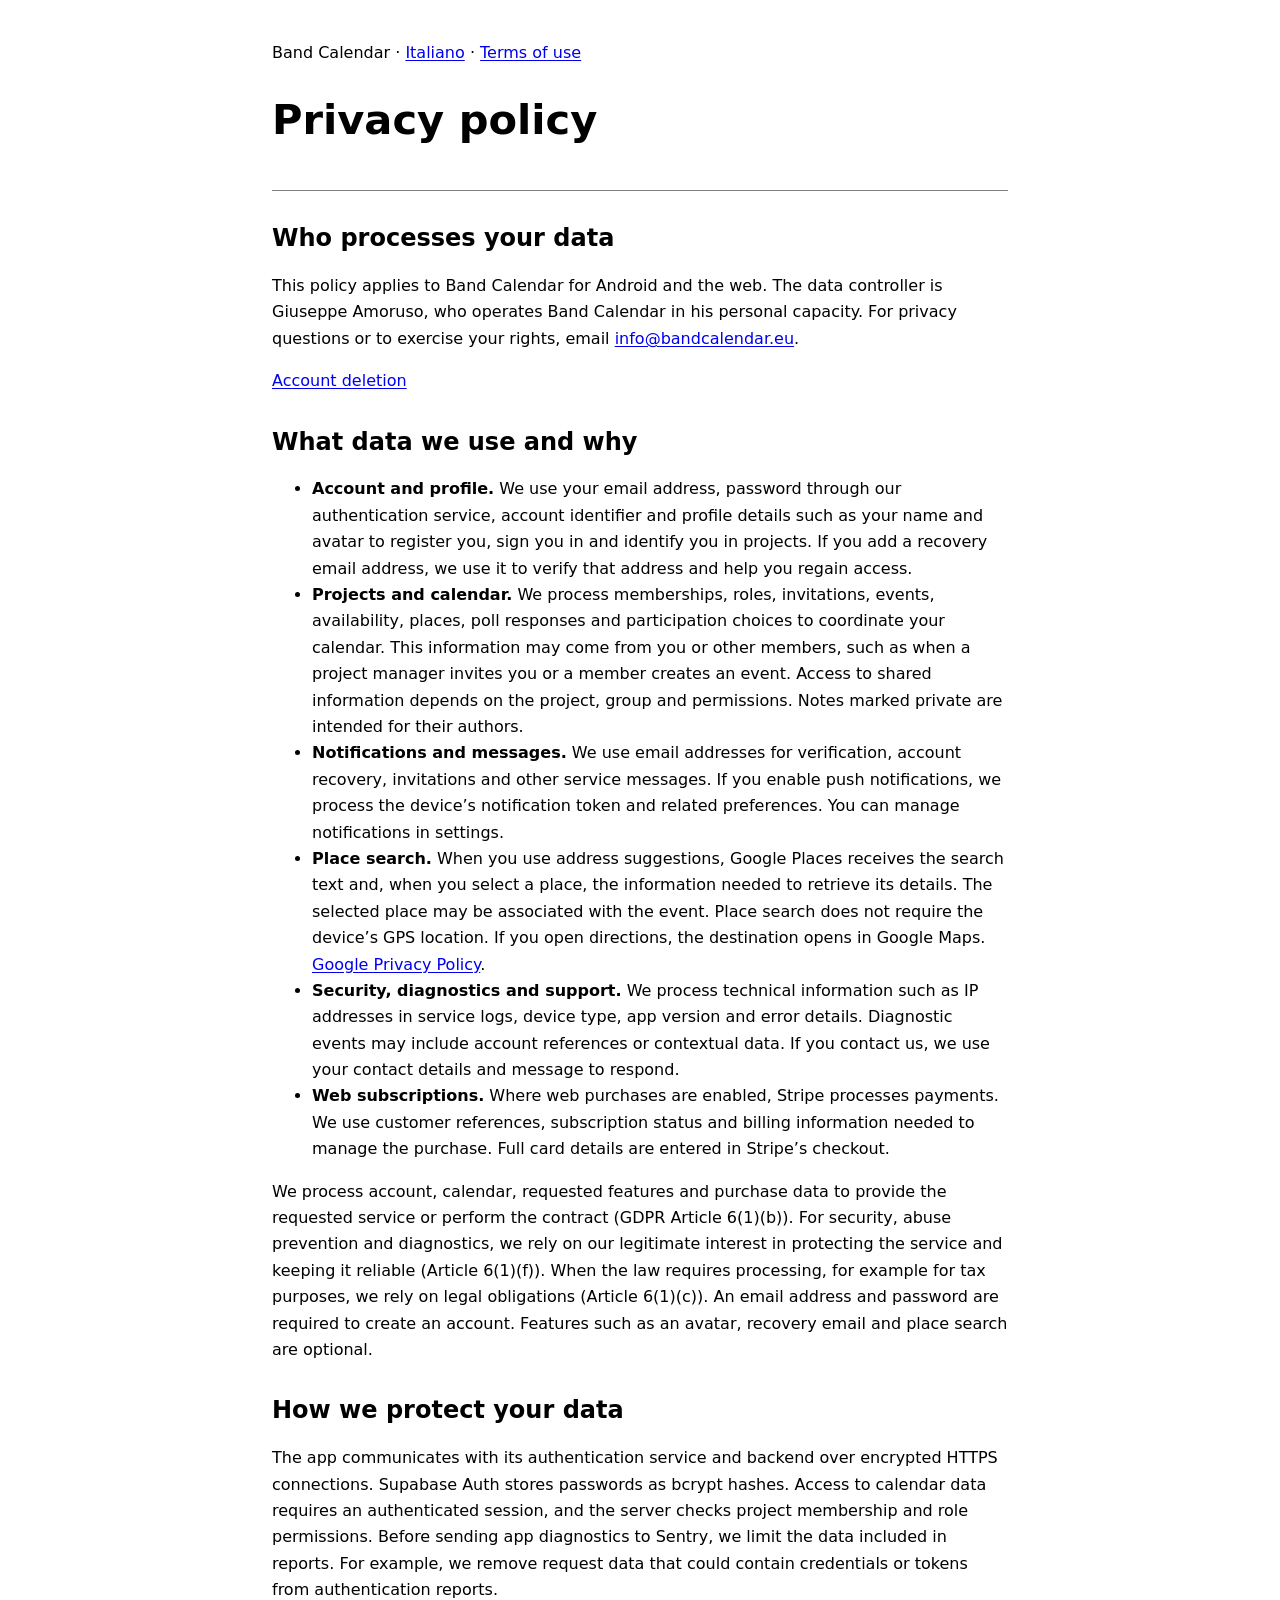
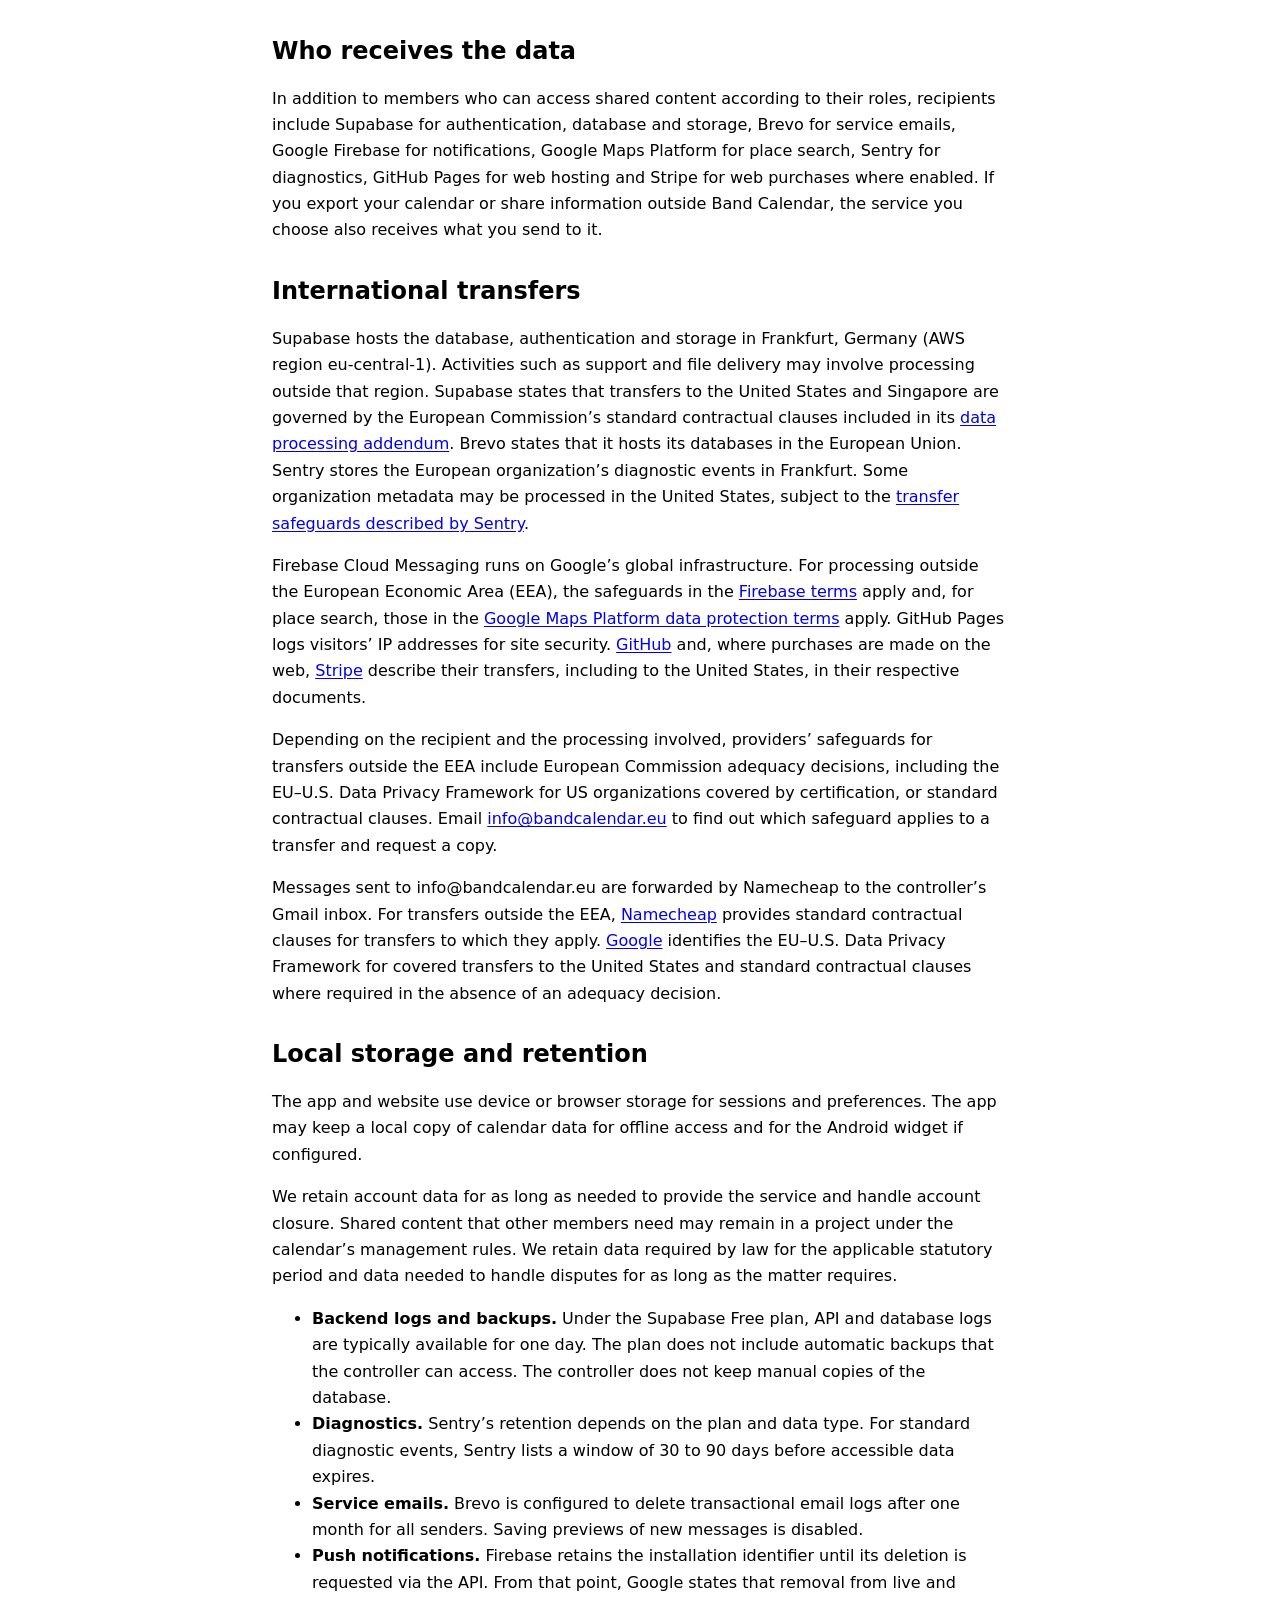
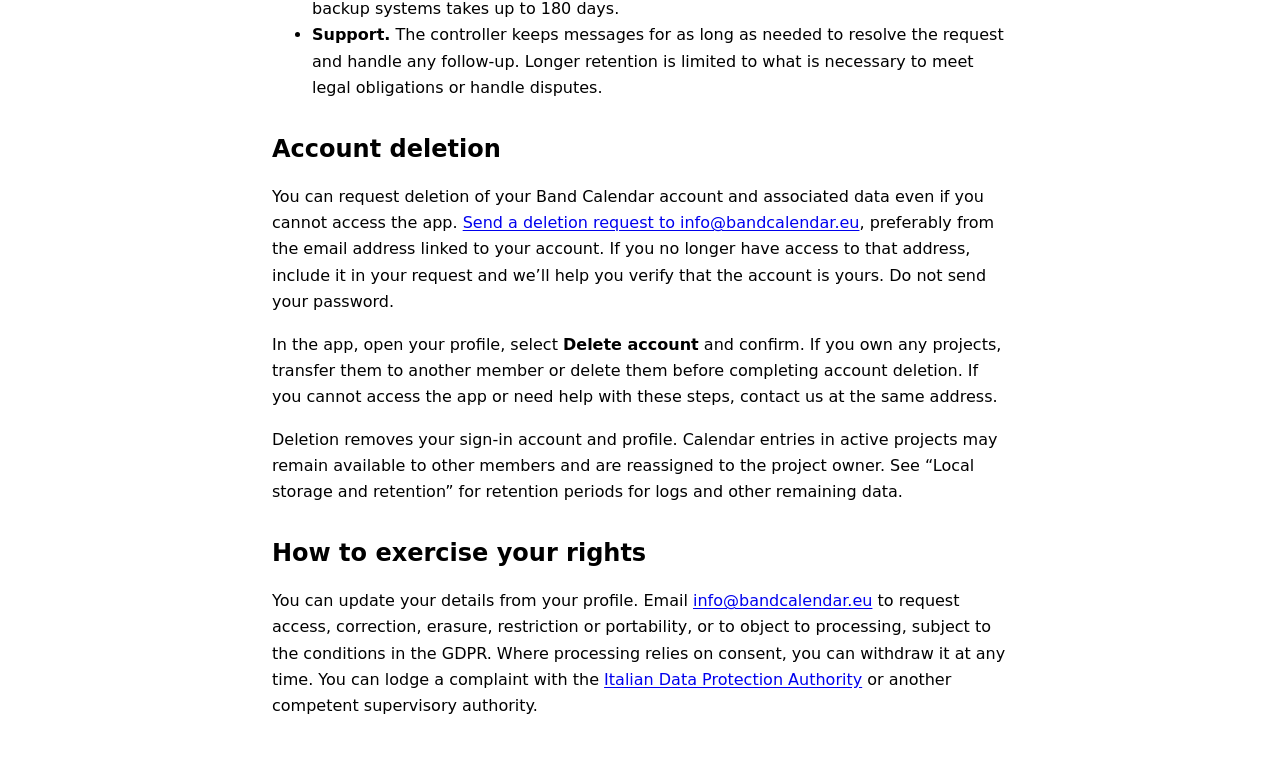
<file: legal/en/privacy.html>
<!doctype html>
<html lang="en">
<head>
  <meta charset="utf-8">
  <meta name="viewport" content="width=device-width, initial-scale=1">
  <meta name="referrer" content="no-referrer">
  <title>Privacy policy | Band Calendar</title>
  <link rel="stylesheet" href="../legal.css">
</head>
<body>
  <header>
    <p>Band Calendar · <a href="../it/privacy.html" lang="it" hreflang="it">Italiano</a> · <a href="terms.html">Terms of use</a></p>
    <h1>Privacy policy</h1>
  </header>
  <main>
    <h2>Who processes your data</h2>
    <p>This policy applies to Band Calendar for Android and the web. The data controller is Giuseppe Amoruso, who operates Band Calendar in his personal capacity. For privacy questions or to exercise your rights, email <a href="mailto:info@bandcalendar.eu">info@bandcalendar.eu</a>.</p>
    <p><a href="#account-deletion">Account deletion</a></p>

    <h2>What data we use and why</h2>
    <ul>
      <li><strong>Account and profile.</strong> We use your email address, password through our authentication service, account identifier and profile details such as your name and avatar to register you, sign you in and identify you in projects. If you add a recovery email address, we use it to verify that address and help you regain access.</li>
      <li><strong>Projects and calendar.</strong> We process memberships, roles, invitations, events, availability, places, poll responses and participation choices to coordinate your calendar. This information may come from you or other members, such as when a project manager invites you or a member creates an event. Access to shared information depends on the project, group and permissions. Notes marked private are intended for their authors.</li>
      <li><strong>Notifications and messages.</strong> We use email addresses for verification, account recovery, invitations and other service messages. If you enable push notifications, we process the device’s notification token and related preferences. You can manage notifications in settings.</li>
      <li><strong>Place search.</strong> When you use address suggestions, Google Places receives the search text and, when you select a place, the information needed to retrieve its details. The selected place may be associated with the event. Place search does not require the device’s GPS location. If you open directions, the destination opens in Google Maps. <a href="https://policies.google.com/privacy?hl=en">Google Privacy Policy</a>.</li>
      <li><strong>Security, diagnostics and support.</strong> We process technical information such as IP addresses in service logs, device type, app version and error details. Diagnostic events may include account references or contextual data. If you contact us, we use your contact details and message to respond.</li>
      <li><strong>Web subscriptions.</strong> Where web purchases are enabled, Stripe processes payments. We use customer references, subscription status and billing information needed to manage the purchase. Full card details are entered in Stripe’s checkout.</li>
    </ul>
    <p>We process account, calendar, requested features and purchase data to provide the requested service or perform the contract (GDPR Article 6(1)(b)). For security, abuse prevention and diagnostics, we rely on our legitimate interest in protecting the service and keeping it reliable (Article 6(1)(f)). When the law requires processing, for example for tax purposes, we rely on legal obligations (Article 6(1)(c)). An email address and password are required to create an account. Features such as an avatar, recovery email and place search are optional.</p>

    <h2>How we protect your data</h2>
    <p>The app communicates with its authentication service and backend over encrypted HTTPS connections. Supabase Auth stores passwords as bcrypt hashes. Access to calendar data requires an authenticated session, and the server checks project membership and role permissions. Before sending app diagnostics to Sentry, we limit the data included in reports. For example, we remove request data that could contain credentials or tokens from authentication reports.</p>

    <h2>Who receives the data</h2>
    <p>In addition to members who can access shared content according to their roles, recipients include Supabase for authentication, database and storage, Brevo for service emails, Google Firebase for notifications, Google Maps Platform for place search, Sentry for diagnostics, GitHub Pages for web hosting and Stripe for web purchases where enabled. If you export your calendar or share information outside Band Calendar, the service you choose also receives what you send to it.</p>
    <h2>International transfers</h2>
    <p>Supabase hosts the database, authentication and storage in Frankfurt, Germany (AWS region eu-central-1). Activities such as support and file delivery may involve processing outside that region. Supabase states that transfers to the United States and Singapore are governed by the European Commission’s standard contractual clauses included in its <a href="https://supabase.com/legal/customer-resources/data-processing-addendum">data processing addendum</a>. Brevo states that it hosts its databases in the European Union. Sentry stores the European organization’s diagnostic events in Frankfurt. Some organization metadata may be processed in the United States, subject to the <a href="https://sentry.io/trust/">transfer safeguards described by Sentry</a>.</p>
    <p>Firebase Cloud Messaging runs on Google’s global infrastructure. For processing outside the European Economic Area (EEA), the safeguards in the <a href="https://firebase.google.com/terms/data-processing-terms">Firebase terms</a> apply and, for place search, those in the <a href="https://cloud.google.com/maps-platform/terms/maps-controller-terms">Google Maps Platform data protection terms</a> apply. GitHub Pages logs visitors’ IP addresses for site security. <a href="https://docs.github.com/en/site-policy/privacy-policies/github-general-privacy-statement#international-data-transfers">GitHub</a> and, where purchases are made on the web, <a href="https://stripe.com/legal/dta">Stripe</a> describe their transfers, including to the United States, in their respective documents.</p>
    <p>Depending on the recipient and the processing involved, providers’ safeguards for transfers outside the EEA include European Commission adequacy decisions, including the EU–U.S. Data Privacy Framework for US organizations covered by certification, or standard contractual clauses. Email <a href="mailto:info@bandcalendar.eu">info@bandcalendar.eu</a> to find out which safeguard applies to a transfer and request a copy.</p>
    <p>Messages sent to info@bandcalendar.eu are forwarded by Namecheap to the controller’s Gmail inbox. For transfers outside the EEA, <a href="https://www.namecheap.com/legal/universal/data-processing-addendum/">Namecheap</a> provides standard contractual clauses for transfers to which they apply. <a href="https://policies.google.com/privacy/frameworks?hl=en">Google</a> identifies the EU–U.S. Data Privacy Framework for covered transfers to the United States and standard contractual clauses where required in the absence of an adequacy decision.</p>

    <h2>Local storage and retention</h2>
    <p>The app and website use device or browser storage for sessions and preferences. The app may keep a local copy of calendar data for offline access and for the Android widget if configured.</p>
    <p>We retain account data for as long as needed to provide the service and handle account closure. Shared content that other members need may remain in a project under the calendar’s management rules. We retain data required by law for the applicable statutory period and data needed to handle disputes for as long as the matter requires.</p>
    <ul>
      <li><strong>Backend logs and backups.</strong> Under the Supabase Free plan, API and database logs are typically available for one day. The plan does not include automatic backups that the controller can access. The controller does not keep manual copies of the database.</li>
      <li><strong>Diagnostics.</strong> Sentry’s retention depends on the plan and data type. For standard diagnostic events, Sentry lists a window of 30 to 90 days before accessible data expires.</li>
      <li><strong>Service emails.</strong> Brevo is configured to delete transactional email logs after one month for all senders. Saving previews of new messages is disabled.</li>
      <li><strong>Push notifications.</strong> Firebase retains the installation identifier until its deletion is requested via the API. From that point, Google states that removal from live and backup systems takes up to 180 days.</li>
      <li><strong>Support.</strong> The controller keeps messages for as long as needed to resolve the request and handle any follow-up. Longer retention is limited to what is necessary to meet legal obligations or handle disputes.</li>
    </ul>

    <h2 id="account-deletion">Account deletion</h2>
    <p>You can request deletion of your Band Calendar account and associated data even if you cannot access the app. <a href="mailto:info@bandcalendar.eu?subject=Band%20Calendar%20-%20Account%20deletion">Send a deletion request to info@bandcalendar.eu</a>, preferably from the email address linked to your account. If you no longer have access to that address, include it in your request and we’ll help you verify that the account is yours. Do not send your password.</p>
    <p>In the app, open your profile, select <strong>Delete account</strong> and confirm. If you own any projects, transfer them to another member or delete them before completing account deletion. If you cannot access the app or need help with these steps, contact us at the same address.</p>
    <p>Deletion removes your sign-in account and profile. Calendar entries in active projects may remain available to other members and are reassigned to the project owner. See “Local storage and retention” for retention periods for logs and other remaining data.</p>

    <h2>How to exercise your rights</h2>
    <p>You can update your details from your profile. Email <a href="mailto:info@bandcalendar.eu">info@bandcalendar.eu</a> to request access, correction, erasure, restriction or portability, or to object to processing, subject to the conditions in the GDPR. Where processing relies on consent, you can withdraw it at any time. You can lodge a complaint with the <a href="https://www.garanteprivacy.it/">Italian Data Protection Authority</a> or another competent supervisory authority.</p>
  </main>
</body>
</html>
</file>
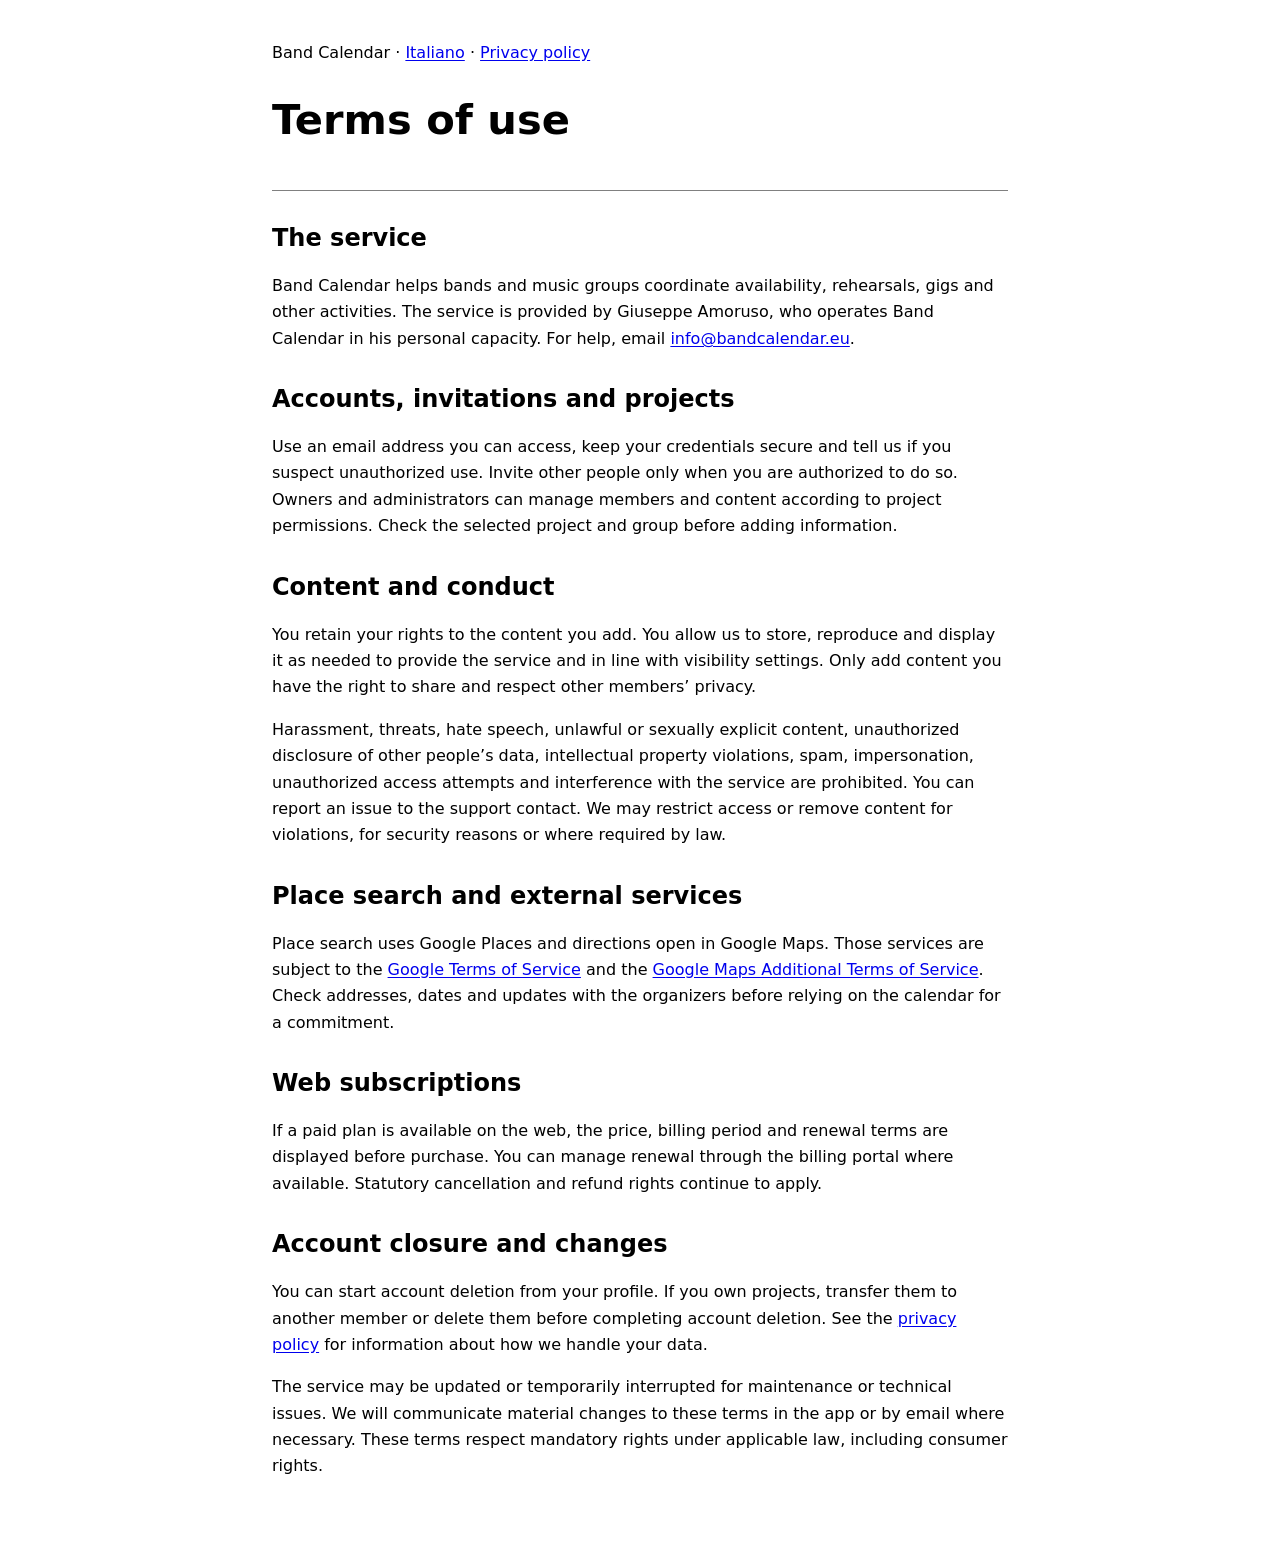
<file: legal/en/terms.html>
<!doctype html>
<html lang="en">
<head>
  <meta charset="utf-8">
  <meta name="viewport" content="width=device-width, initial-scale=1">
  <meta name="referrer" content="no-referrer">
  <title>Terms of use | Band Calendar</title>
  <link rel="stylesheet" href="../legal.css">
</head>
<body>
  <header>
    <p>Band Calendar · <a href="../it/terms.html" lang="it" hreflang="it">Italiano</a> · <a href="privacy.html">Privacy policy</a></p>
    <h1>Terms of use</h1>
  </header>
  <main>
    <h2>The service</h2>
    <p>Band Calendar helps bands and music groups coordinate availability, rehearsals, gigs and other activities. The service is provided by Giuseppe Amoruso, who operates Band Calendar in his personal capacity. For help, email <a href="mailto:info@bandcalendar.eu">info@bandcalendar.eu</a>.</p>

    <h2>Accounts, invitations and projects</h2>
    <p>Use an email address you can access, keep your credentials secure and tell us if you suspect unauthorized use. Invite other people only when you are authorized to do so. Owners and administrators can manage members and content according to project permissions. Check the selected project and group before adding information.</p>

    <h2>Content and conduct</h2>
    <p>You retain your rights to the content you add. You allow us to store, reproduce and display it as needed to provide the service and in line with visibility settings. Only add content you have the right to share and respect other members’ privacy.</p>
    <p>Harassment, threats, hate speech, unlawful or sexually explicit content, unauthorized disclosure of other people’s data, intellectual property violations, spam, impersonation, unauthorized access attempts and interference with the service are prohibited. You can report an issue to the support contact. We may restrict access or remove content for violations, for security reasons or where required by law.</p>

    <h2>Place search and external services</h2>
    <p>Place search uses Google Places and directions open in Google Maps. Those services are subject to the <a href="https://policies.google.com/terms?hl=en">Google Terms of Service</a> and the <a href="https://www.google.com/help/terms_maps/?hl=en">Google Maps Additional Terms of Service</a>. Check addresses, dates and updates with the organizers before relying on the calendar for a commitment.</p>

    <h2>Web subscriptions</h2>
    <p>If a paid plan is available on the web, the price, billing period and renewal terms are displayed before purchase. You can manage renewal through the billing portal where available. Statutory cancellation and refund rights continue to apply.</p>

    <h2>Account closure and changes</h2>
    <p>You can start account deletion from your profile. If you own projects, transfer them to another member or delete them before completing account deletion. See the <a href="privacy.html">privacy policy</a> for information about how we handle your data.</p>
    <p>The service may be updated or temporarily interrupted for maintenance or technical issues. We will communicate material changes to these terms in the app or by email where necessary. These terms respect mandatory rights under applicable law, including consumer rights.</p>
  </main>
</body>
</html>
</file>
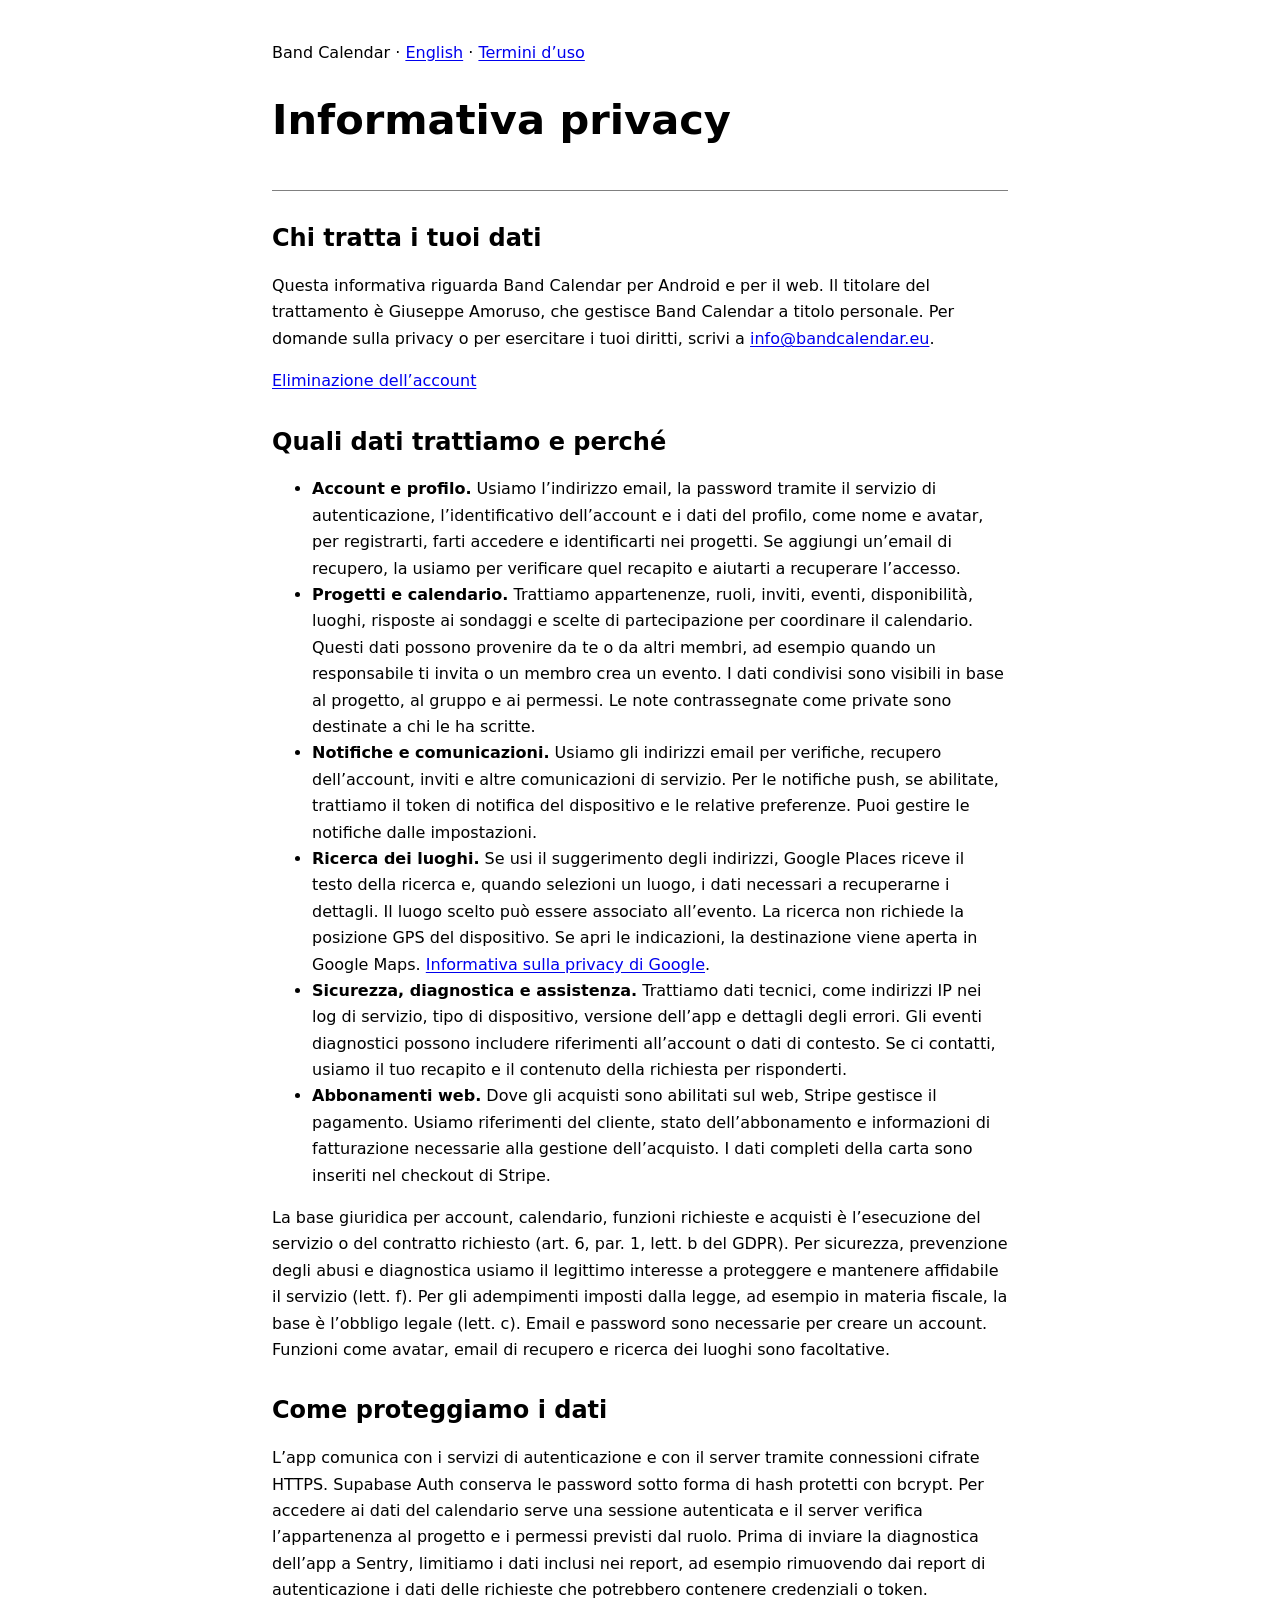
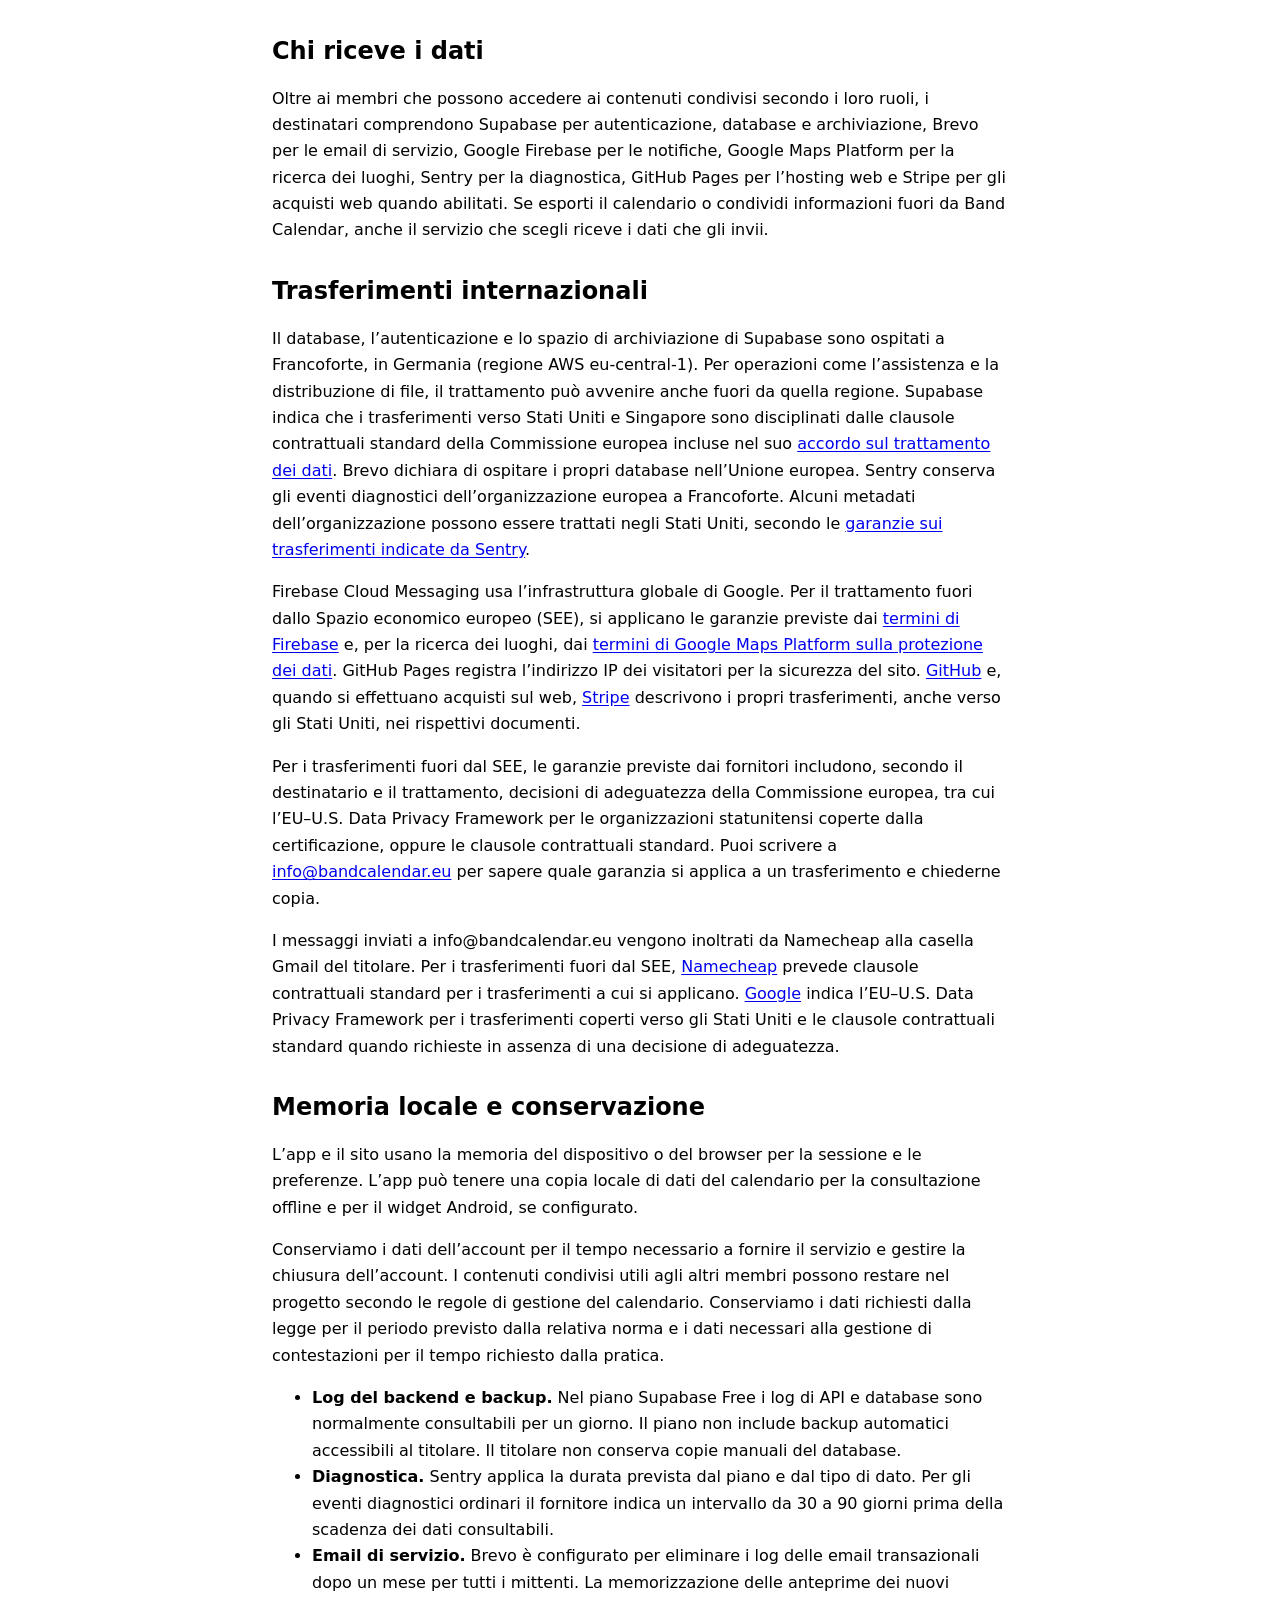
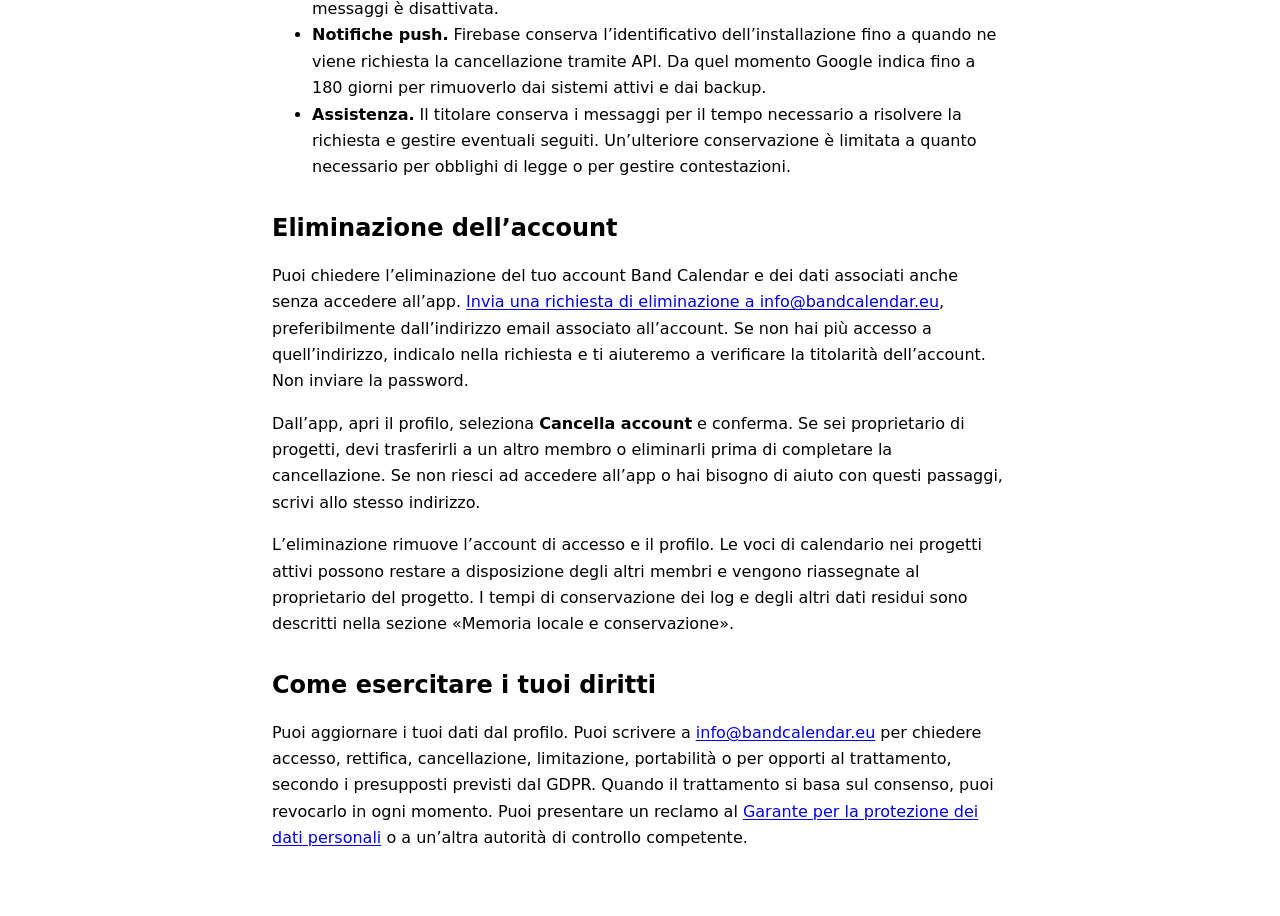
<file: legal/it/privacy.html>
<!doctype html>
<html lang="it">
<head>
  <meta charset="utf-8">
  <meta name="viewport" content="width=device-width, initial-scale=1">
  <meta name="referrer" content="no-referrer">
  <title>Informativa privacy | Band Calendar</title>
  <link rel="stylesheet" href="../legal.css">
</head>
<body>
  <header>
    <p>Band Calendar · <a href="../en/privacy.html" lang="en" hreflang="en">English</a> · <a href="terms.html">Termini d’uso</a></p>
    <h1>Informativa privacy</h1>
  </header>
  <main>
    <h2>Chi tratta i tuoi dati</h2>
    <p>Questa informativa riguarda Band Calendar per Android e per il web. Il titolare del trattamento è Giuseppe Amoruso, che gestisce Band Calendar a titolo personale. Per domande sulla privacy o per esercitare i tuoi diritti, scrivi a <a href="mailto:info@bandcalendar.eu">info@bandcalendar.eu</a>.</p>
    <p><a href="#account-deletion">Eliminazione dell’account</a></p>

    <h2>Quali dati trattiamo e perché</h2>
    <ul>
      <li><strong>Account e profilo.</strong> Usiamo l’indirizzo email, la password tramite il servizio di autenticazione, l’identificativo dell’account e i dati del profilo, come nome e avatar, per registrarti, farti accedere e identificarti nei progetti. Se aggiungi un’email di recupero, la usiamo per verificare quel recapito e aiutarti a recuperare l’accesso.</li>
      <li><strong>Progetti e calendario.</strong> Trattiamo appartenenze, ruoli, inviti, eventi, disponibilità, luoghi, risposte ai sondaggi e scelte di partecipazione per coordinare il calendario. Questi dati possono provenire da te o da altri membri, ad esempio quando un responsabile ti invita o un membro crea un evento. I dati condivisi sono visibili in base al progetto, al gruppo e ai permessi. Le note contrassegnate come private sono destinate a chi le ha scritte.</li>
      <li><strong>Notifiche e comunicazioni.</strong> Usiamo gli indirizzi email per verifiche, recupero dell’account, inviti e altre comunicazioni di servizio. Per le notifiche push, se abilitate, trattiamo il token di notifica del dispositivo e le relative preferenze. Puoi gestire le notifiche dalle impostazioni.</li>
      <li><strong>Ricerca dei luoghi.</strong> Se usi il suggerimento degli indirizzi, Google Places riceve il testo della ricerca e, quando selezioni un luogo, i dati necessari a recuperarne i dettagli. Il luogo scelto può essere associato all’evento. La ricerca non richiede la posizione GPS del dispositivo. Se apri le indicazioni, la destinazione viene aperta in Google Maps. <a href="https://policies.google.com/privacy?hl=it">Informativa sulla privacy di Google</a>.</li>
      <li><strong>Sicurezza, diagnostica e assistenza.</strong> Trattiamo dati tecnici, come indirizzi IP nei log di servizio, tipo di dispositivo, versione dell’app e dettagli degli errori. Gli eventi diagnostici possono includere riferimenti all’account o dati di contesto. Se ci contatti, usiamo il tuo recapito e il contenuto della richiesta per risponderti.</li>
      <li><strong>Abbonamenti web.</strong> Dove gli acquisti sono abilitati sul web, Stripe gestisce il pagamento. Usiamo riferimenti del cliente, stato dell’abbonamento e informazioni di fatturazione necessarie alla gestione dell’acquisto. I dati completi della carta sono inseriti nel checkout di Stripe.</li>
    </ul>
    <p>La base giuridica per account, calendario, funzioni richieste e acquisti è l’esecuzione del servizio o del contratto richiesto (art. 6, par. 1, lett. b del GDPR). Per sicurezza, prevenzione degli abusi e diagnostica usiamo il legittimo interesse a proteggere e mantenere affidabile il servizio (lett. f). Per gli adempimenti imposti dalla legge, ad esempio in materia fiscale, la base è l’obbligo legale (lett. c). Email e password sono necessarie per creare un account. Funzioni come avatar, email di recupero e ricerca dei luoghi sono facoltative.</p>

    <h2>Come proteggiamo i dati</h2>
    <p>L’app comunica con i servizi di autenticazione e con il server tramite connessioni cifrate HTTPS. Supabase Auth conserva le password sotto forma di hash protetti con bcrypt. Per accedere ai dati del calendario serve una sessione autenticata e il server verifica l’appartenenza al progetto e i permessi previsti dal ruolo. Prima di inviare la diagnostica dell’app a Sentry, limitiamo i dati inclusi nei report, ad esempio rimuovendo dai report di autenticazione i dati delle richieste che potrebbero contenere credenziali o token.</p>

    <h2>Chi riceve i dati</h2>
    <p>Oltre ai membri che possono accedere ai contenuti condivisi secondo i loro ruoli, i destinatari comprendono Supabase per autenticazione, database e archiviazione, Brevo per le email di servizio, Google Firebase per le notifiche, Google Maps Platform per la ricerca dei luoghi, Sentry per la diagnostica, GitHub Pages per l’hosting web e Stripe per gli acquisti web quando abilitati. Se esporti il calendario o condividi informazioni fuori da Band Calendar, anche il servizio che scegli riceve i dati che gli invii.</p>
    <h2>Trasferimenti internazionali</h2>
    <p>Il database, l’autenticazione e lo spazio di archiviazione di Supabase sono ospitati a Francoforte, in Germania (regione AWS eu-central-1). Per operazioni come l’assistenza e la distribuzione di file, il trattamento può avvenire anche fuori da quella regione. Supabase indica che i trasferimenti verso Stati Uniti e Singapore sono disciplinati dalle clausole contrattuali standard della Commissione europea incluse nel suo <a href="https://supabase.com/legal/customer-resources/data-processing-addendum">accordo sul trattamento dei dati</a>. Brevo dichiara di ospitare i propri database nell’Unione europea. Sentry conserva gli eventi diagnostici dell’organizzazione europea a Francoforte. Alcuni metadati dell’organizzazione possono essere trattati negli Stati Uniti, secondo le <a href="https://sentry.io/trust/">garanzie sui trasferimenti indicate da Sentry</a>.</p>
    <p>Firebase Cloud Messaging usa l’infrastruttura globale di Google. Per il trattamento fuori dallo Spazio economico europeo (SEE), si applicano le garanzie previste dai <a href="https://firebase.google.com/terms/data-processing-terms">termini di Firebase</a> e, per la ricerca dei luoghi, dai <a href="https://cloud.google.com/maps-platform/terms/maps-controller-terms">termini di Google Maps Platform sulla protezione dei dati</a>. GitHub Pages registra l’indirizzo IP dei visitatori per la sicurezza del sito. <a href="https://docs.github.com/en/site-policy/privacy-policies/github-general-privacy-statement#international-data-transfers">GitHub</a> e, quando si effettuano acquisti sul web, <a href="https://stripe.com/legal/dta">Stripe</a> descrivono i propri trasferimenti, anche verso gli Stati Uniti, nei rispettivi documenti.</p>
    <p>Per i trasferimenti fuori dal SEE, le garanzie previste dai fornitori includono, secondo il destinatario e il trattamento, decisioni di adeguatezza della Commissione europea, tra cui l’EU–U.S. Data Privacy Framework per le organizzazioni statunitensi coperte dalla certificazione, oppure le clausole contrattuali standard. Puoi scrivere a <a href="mailto:info@bandcalendar.eu">info@bandcalendar.eu</a> per sapere quale garanzia si applica a un trasferimento e chiederne copia.</p>
    <p>I messaggi inviati a info@bandcalendar.eu vengono inoltrati da Namecheap alla casella Gmail del titolare. Per i trasferimenti fuori dal SEE, <a href="https://www.namecheap.com/legal/universal/data-processing-addendum/">Namecheap</a> prevede clausole contrattuali standard per i trasferimenti a cui si applicano. <a href="https://policies.google.com/privacy/frameworks?hl=it">Google</a> indica l’EU–U.S. Data Privacy Framework per i trasferimenti coperti verso gli Stati Uniti e le clausole contrattuali standard quando richieste in assenza di una decisione di adeguatezza.</p>

    <h2>Memoria locale e conservazione</h2>
    <p>L’app e il sito usano la memoria del dispositivo o del browser per la sessione e le preferenze. L’app può tenere una copia locale di dati del calendario per la consultazione offline e per il widget Android, se configurato.</p>
    <p>Conserviamo i dati dell’account per il tempo necessario a fornire il servizio e gestire la chiusura dell’account. I contenuti condivisi utili agli altri membri possono restare nel progetto secondo le regole di gestione del calendario. Conserviamo i dati richiesti dalla legge per il periodo previsto dalla relativa norma e i dati necessari alla gestione di contestazioni per il tempo richiesto dalla pratica.</p>
    <ul>
      <li><strong>Log del backend e backup.</strong> Nel piano Supabase Free i log di API e database sono normalmente consultabili per un giorno. Il piano non include backup automatici accessibili al titolare. Il titolare non conserva copie manuali del database.</li>
      <li><strong>Diagnostica.</strong> Sentry applica la durata prevista dal piano e dal tipo di dato. Per gli eventi diagnostici ordinari il fornitore indica un intervallo da 30 a 90 giorni prima della scadenza dei dati consultabili.</li>
      <li><strong>Email di servizio.</strong> Brevo è configurato per eliminare i log delle email transazionali dopo un mese per tutti i mittenti. La memorizzazione delle anteprime dei nuovi messaggi è disattivata.</li>
      <li><strong>Notifiche push.</strong> Firebase conserva l’identificativo dell’installazione fino a quando ne viene richiesta la cancellazione tramite API. Da quel momento Google indica fino a 180 giorni per rimuoverlo dai sistemi attivi e dai backup.</li>
      <li><strong>Assistenza.</strong> Il titolare conserva i messaggi per il tempo necessario a risolvere la richiesta e gestire eventuali seguiti. Un’ulteriore conservazione è limitata a quanto necessario per obblighi di legge o per gestire contestazioni.</li>
    </ul>

    <h2 id="account-deletion">Eliminazione dell’account</h2>
    <p>Puoi chiedere l’eliminazione del tuo account Band Calendar e dei dati associati anche senza accedere all’app. <a href="mailto:info@bandcalendar.eu?subject=Band%20Calendar%20-%20Eliminazione%20dell%27account">Invia una richiesta di eliminazione a info@bandcalendar.eu</a>, preferibilmente dall’indirizzo email associato all’account. Se non hai più accesso a quell’indirizzo, indicalo nella richiesta e ti aiuteremo a verificare la titolarità dell’account. Non inviare la password.</p>
    <p>Dall’app, apri il profilo, seleziona <strong>Cancella account</strong> e conferma. Se sei proprietario di progetti, devi trasferirli a un altro membro o eliminarli prima di completare la cancellazione. Se non riesci ad accedere all’app o hai bisogno di aiuto con questi passaggi, scrivi allo stesso indirizzo.</p>
    <p>L’eliminazione rimuove l’account di accesso e il profilo. Le voci di calendario nei progetti attivi possono restare a disposizione degli altri membri e vengono riassegnate al proprietario del progetto. I tempi di conservazione dei log e degli altri dati residui sono descritti nella sezione «Memoria locale e conservazione».</p>

    <h2>Come esercitare i tuoi diritti</h2>
    <p>Puoi aggiornare i tuoi dati dal profilo. Puoi scrivere a <a href="mailto:info@bandcalendar.eu">info@bandcalendar.eu</a> per chiedere accesso, rettifica, cancellazione, limitazione, portabilità o per opporti al trattamento, secondo i presupposti previsti dal GDPR. Quando il trattamento si basa sul consenso, puoi revocarlo in ogni momento. Puoi presentare un reclamo al <a href="https://www.garanteprivacy.it/">Garante per la protezione dei dati personali</a> o a un’altra autorità di controllo competente.</p>
  </main>
</body>
</html>
</file>
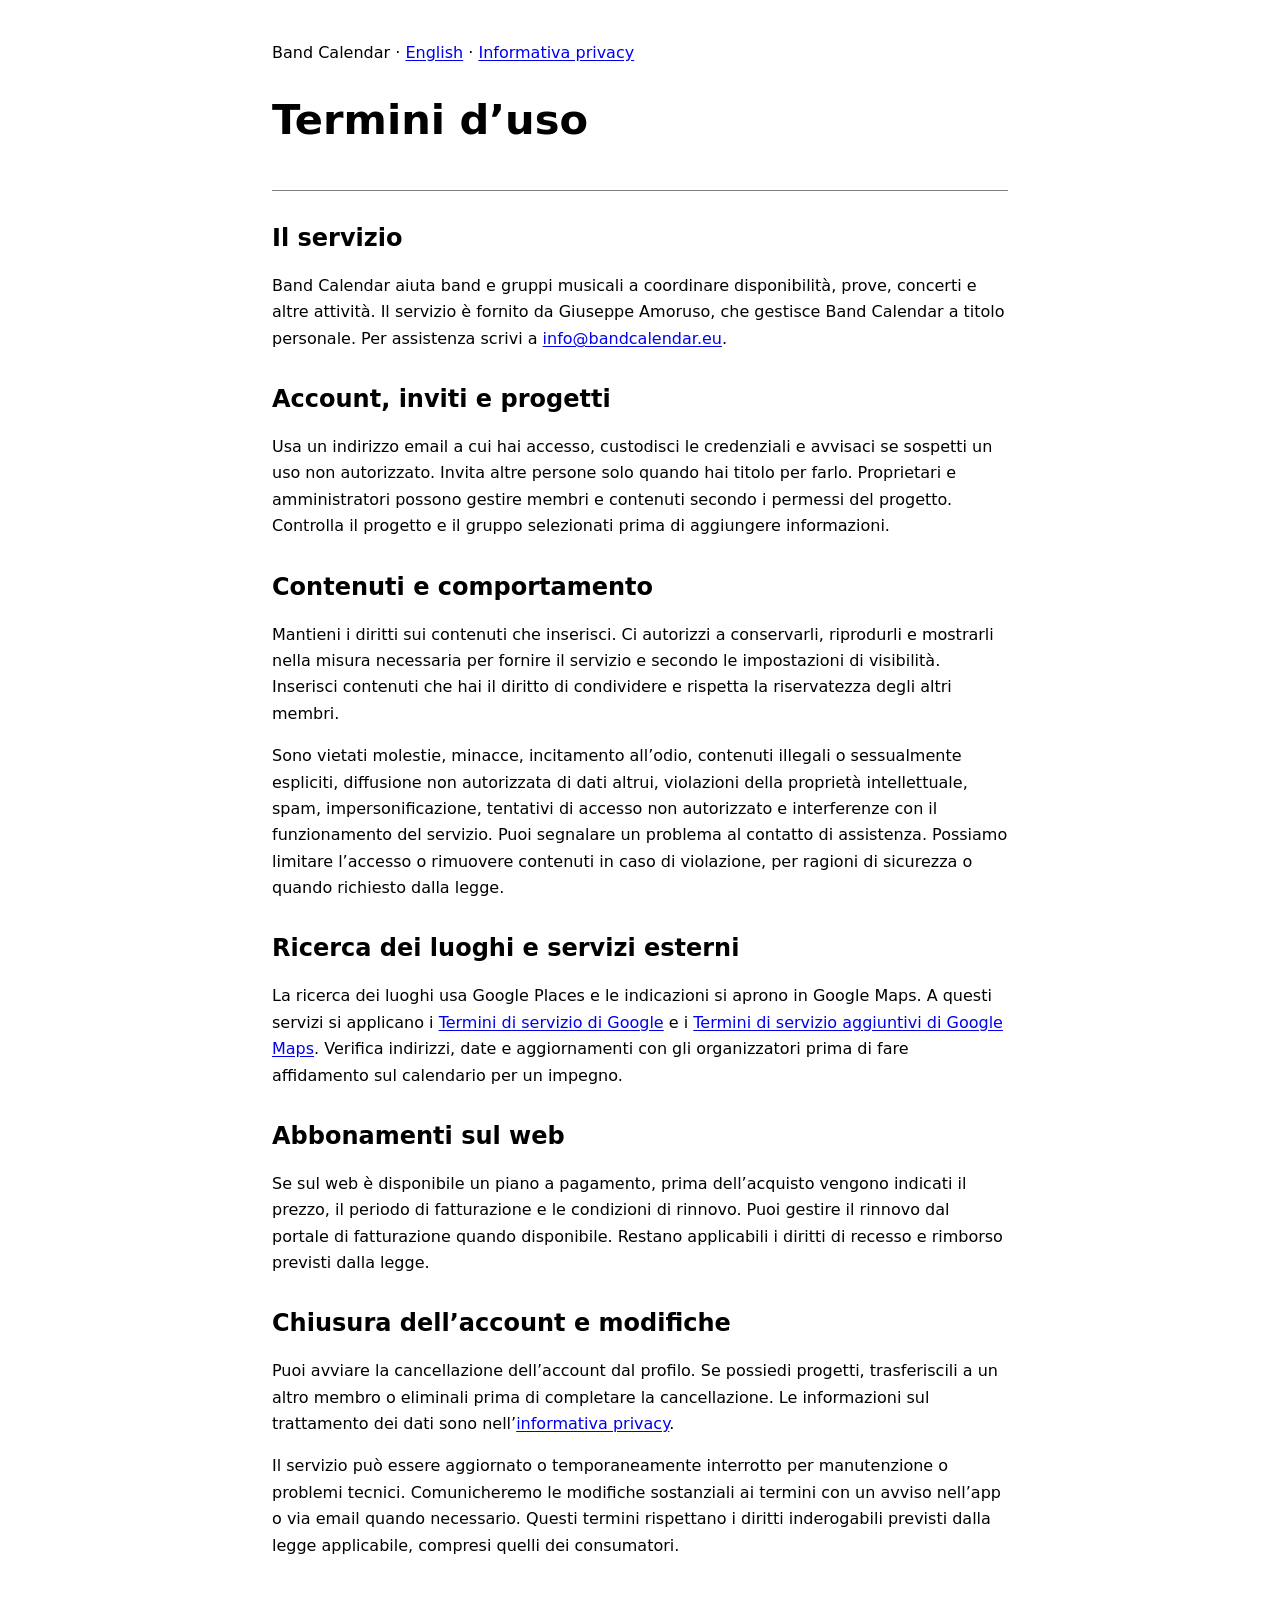
<file: legal/it/terms.html>
<!doctype html>
<html lang="it">
<head>
  <meta charset="utf-8">
  <meta name="viewport" content="width=device-width, initial-scale=1">
  <meta name="referrer" content="no-referrer">
  <title>Termini d’uso | Band Calendar</title>
  <link rel="stylesheet" href="../legal.css">
</head>
<body>
  <header>
    <p>Band Calendar · <a href="../en/terms.html" lang="en" hreflang="en">English</a> · <a href="privacy.html">Informativa privacy</a></p>
    <h1>Termini d’uso</h1>
  </header>
  <main>
    <h2>Il servizio</h2>
    <p>Band Calendar aiuta band e gruppi musicali a coordinare disponibilità, prove, concerti e altre attività. Il servizio è fornito da Giuseppe Amoruso, che gestisce Band Calendar a titolo personale. Per assistenza scrivi a <a href="mailto:info@bandcalendar.eu">info@bandcalendar.eu</a>.</p>

    <h2>Account, inviti e progetti</h2>
    <p>Usa un indirizzo email a cui hai accesso, custodisci le credenziali e avvisaci se sospetti un uso non autorizzato. Invita altre persone solo quando hai titolo per farlo. Proprietari e amministratori possono gestire membri e contenuti secondo i permessi del progetto. Controlla il progetto e il gruppo selezionati prima di aggiungere informazioni.</p>

    <h2>Contenuti e comportamento</h2>
    <p>Mantieni i diritti sui contenuti che inserisci. Ci autorizzi a conservarli, riprodurli e mostrarli nella misura necessaria per fornire il servizio e secondo le impostazioni di visibilità. Inserisci contenuti che hai il diritto di condividere e rispetta la riservatezza degli altri membri.</p>
    <p>Sono vietati molestie, minacce, incitamento all’odio, contenuti illegali o sessualmente espliciti, diffusione non autorizzata di dati altrui, violazioni della proprietà intellettuale, spam, impersonificazione, tentativi di accesso non autorizzato e interferenze con il funzionamento del servizio. Puoi segnalare un problema al contatto di assistenza. Possiamo limitare l’accesso o rimuovere contenuti in caso di violazione, per ragioni di sicurezza o quando richiesto dalla legge.</p>

    <h2>Ricerca dei luoghi e servizi esterni</h2>
    <p>La ricerca dei luoghi usa Google Places e le indicazioni si aprono in Google Maps. A questi servizi si applicano i <a href="https://policies.google.com/terms?hl=it">Termini di servizio di Google</a> e i <a href="https://www.google.com/help/terms_maps/?hl=it">Termini di servizio aggiuntivi di Google Maps</a>. Verifica indirizzi, date e aggiornamenti con gli organizzatori prima di fare affidamento sul calendario per un impegno.</p>

    <h2>Abbonamenti sul web</h2>
    <p>Se sul web è disponibile un piano a pagamento, prima dell’acquisto vengono indicati il prezzo, il periodo di fatturazione e le condizioni di rinnovo. Puoi gestire il rinnovo dal portale di fatturazione quando disponibile. Restano applicabili i diritti di recesso e rimborso previsti dalla legge.</p>

    <h2>Chiusura dell’account e modifiche</h2>
    <p>Puoi avviare la cancellazione dell’account dal profilo. Se possiedi progetti, trasferiscili a un altro membro o eliminali prima di completare la cancellazione. Le informazioni sul trattamento dei dati sono nell’<a href="privacy.html">informativa privacy</a>.</p>
    <p>Il servizio può essere aggiornato o temporaneamente interrotto per manutenzione o problemi tecnici. Comunicheremo le modifiche sostanziali ai termini con un avviso nell’app o via email quando necessario. Questi termini rispettano i diritti inderogabili previsti dalla legge applicabile, compresi quelli dei consumatori.</p>
  </main>
</body>
</html>
</file>
<file: legal/legal.css>
:root {
  color-scheme: light dark;
  font-family: system-ui, sans-serif;
  line-height: 1.65;
}

body {
  margin: 0 auto;
  max-width: 46rem;
  padding: 1.5rem clamp(1rem, 5vw, 3rem) 3rem;
}

header {
  border-bottom: 1px solid GrayText;
  padding-bottom: 1rem;
}

h1, h2 {
  line-height: 1.25;
}

h1 {
  font-size: clamp(1.8rem, 5vw, 2.6rem);
}

h2 {
  margin-top: 2rem;
}

a {
  text-underline-offset: 0.15em;
}

a:focus-visible {
  outline: 2px solid currentColor;
  outline-offset: 3px;
}
</file>
